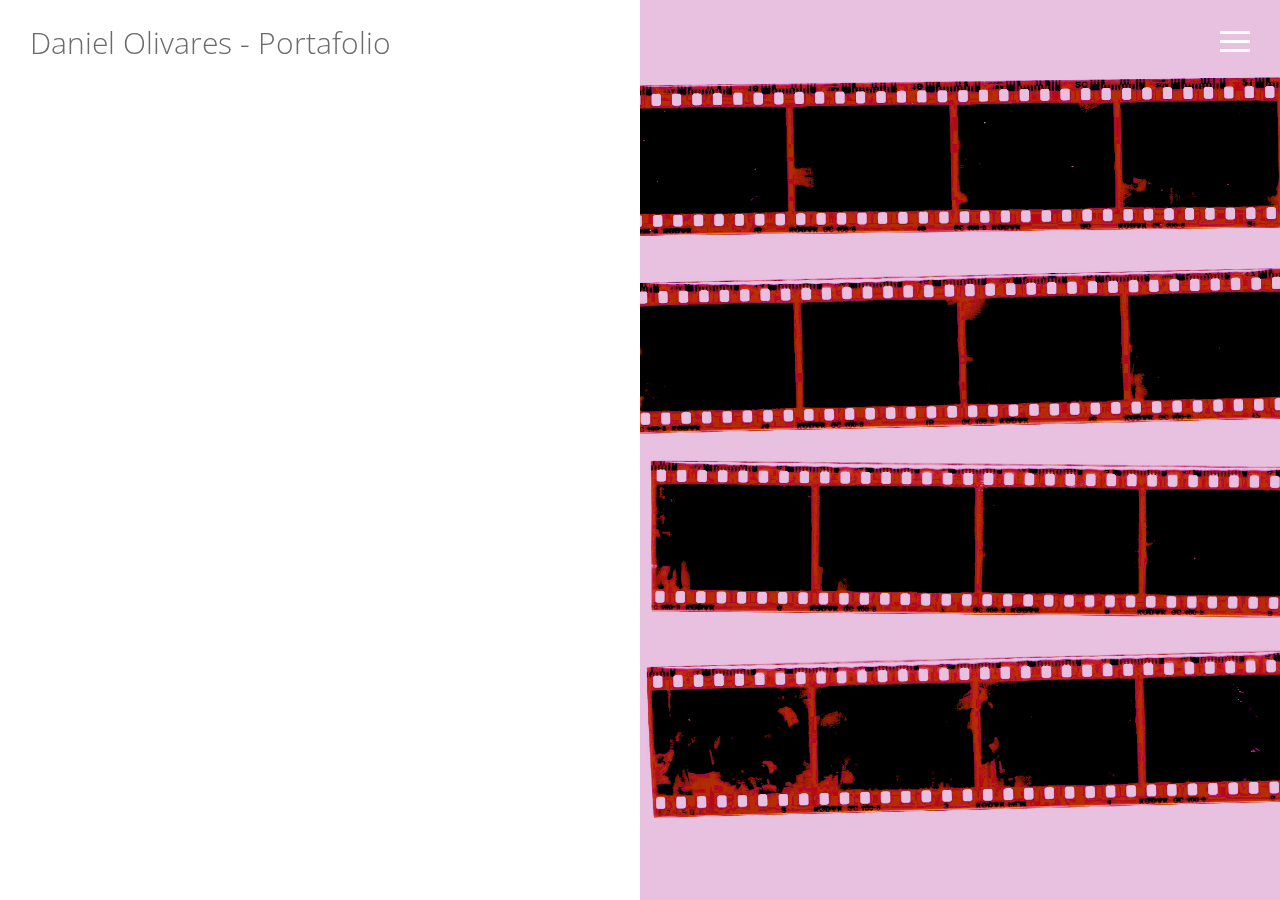
<file: index.html>
<!DOCTYPE html>
<html lang="en">
   <head>
      <meta charset="utf-8">
      <meta http-equiv="X-UA-Compatible" content="IE=edge">
      <meta name="viewport" content="width=device-width, initial-scale=1">
      <meta name="description" content="">
      <meta name="author" content="">
      <title>Inicio</title>
      <!-- Css -->
      <link href="css/bootstrap.css" rel="stylesheet">
      <link href="css/style.css" rel="stylesheet">
   </head>
   <body>
      <nav class="navbar navbar-default navbar-fixed-top">
         <div class="col-md-12">
            <div class="nav">
               <button class="btn-nav">
               <span class="icon-bar inverted top"></span>
               <span class="icon-bar inverted middle"></span>
               <span class="icon-bar inverted bottom"></span>
               </button>
            </div>
            <a class="navbar-brand" href="index.html">
            <h2 class="titulo1">  Daniel  Olivares - Portafolio </h2>
            </a>
            <div class="nav-content hideNav hidden">
               <ul class="nav-list vcenter">
                  <li class="nav-item"><a class="item-anchor" href="index.html">Inicio</a></li>
                  <li class="nav-item"><a class="item-anchor" href="about.html">Bio</a></li>
                  <li class="nav-item"><a class="item-anchor" href="portfolio.html">Portafolio</a></li>
                  <li class="nav-item"><a class="item-anchor" href="contact.html">Contacto</a></li>
               </ul>
            </div>
         </div>
      </nav>
      <!-- Header -->
      <div class="span12">
         <div class="col-md-6 no-gutter text-center fill">
            <h3 class="vcenter"> </h3>
         </div>
         <div class="col-md-6 no-gutter text-center">
            <div id="header" data-speed="2" data-type="background">
               <div id="headslide" class="carousel slide" data-ride="carousel">
                  <div class="carousel-inner" role="listbox">
                     <div class="item active">
                        <img src="img/4.jpg" alt="Slide">
                     </div>
                     <div class="item">
                        <img src="img/3.png" alt="Slide">
                     </div>
                     <div class="item">
                        <img src="img/1.png" alt="Slide">
                     </div>
                     <div class="item">
                        <img src="img/2.JPG" alt="Slide">
                     </div>
                  </div>
               </div>
            </div>
         </div>
      </div>
      <div style="clear:both;"></div>
      <!-- script -->
      <script src="js/jquery.js"></script>
      <script src="js/bootstrap.min.js"></script>
      <script src="js/menu-color.js"></script>
      <script src="js/modernizr.js"></script>
      <script src="js/script.js"></script>
   </body>
</html>
</file>
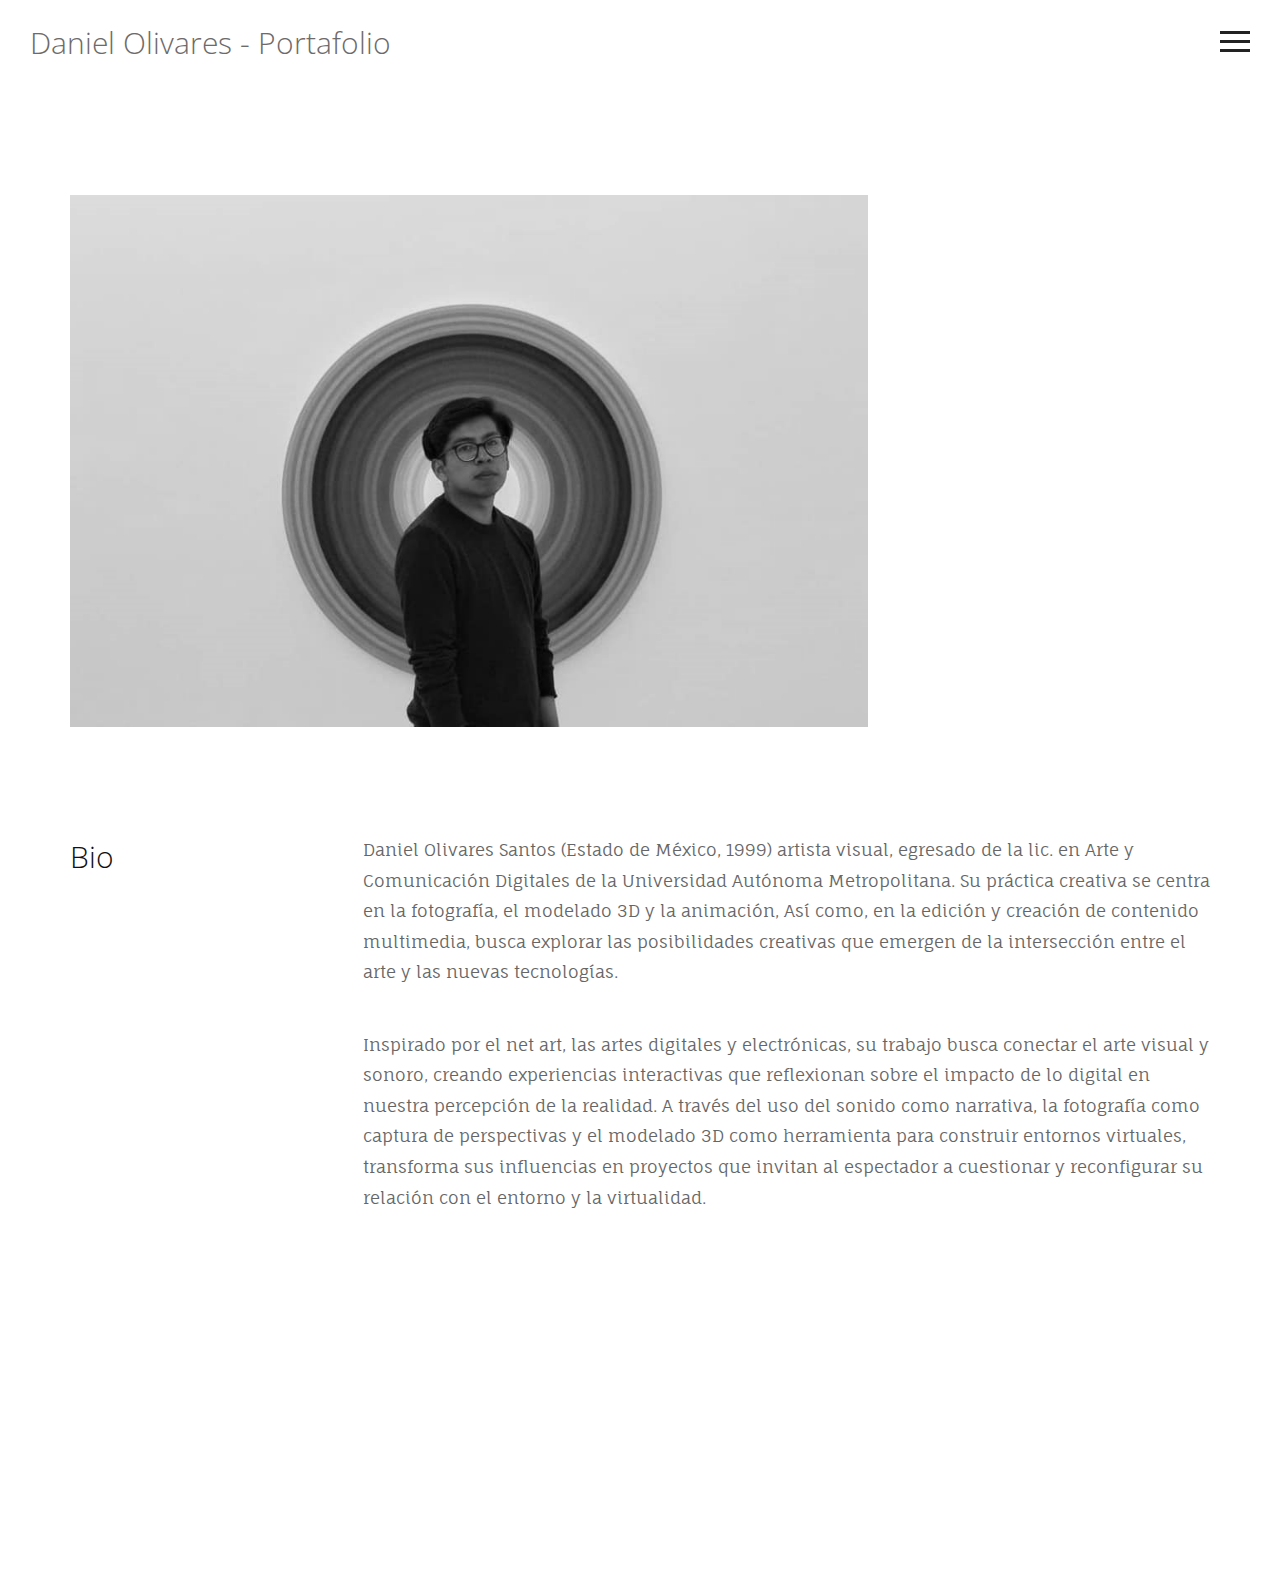
<file: about.html>
<!DOCTYPE html>
<html lang="en">
   <head>
      <meta charset="utf-8">
      <meta http-equiv="X-UA-Compatible" content="IE=edge">
      <meta name="viewport" content="width=device-width, initial-scale=1">
      <meta name="description" content="">
      <meta name="author" content="">
      <title>Bio</title>
      <!-- Css -->
      <link href="css/bootstrap.css" rel="stylesheet">
      <link href="css/style.css" rel="stylesheet">
   </head>
   <body>
      <nav class="navbar navbar-default color-fill navbar-fixed-top">
         <div class="col-md-12">
            <div class="nav">
               <button class="btn-nav">
               <span class="icon-bar top"></span>
               <span class="icon-bar middle"></span>
               <span class="icon-bar bottom"></span>
               </button>
            </div>
            <a class="navbar-brand" href="index.html">
               <h2 class="titulo1"> Daniel  Olivares - Portafolio </h2>
            </a>
            <div class="nav-content hideNav hidden">
               <ul class="nav-list vcenter">
                  <li class="nav-item"><a class="item-anchor" href="index.html">Inicio</a></li>
                  <li class="nav-item"><a class="item-anchor" href="about.html">Bio</a></li>
                  <li class="nav-item"><a class="item-anchor" href="portfolio.html">Portafolio</a></li>
                  <li class="nav-item"><a class="item-anchor" href="contact.html">Contacto</a></li>
               </ul>
            </div>
         </div>
      </nav>
      <section id="about">
         <div class="container">
            <div class="row">
               <div class="col-md-12">
                  <h1>
                  </h1>
                  
                  <img class="img2" src="img/6.jpg" alt="me">
               </div>
            </div>
            <br>
            <div class="row margin-top-45">
               <div class="col-md-3">
                  <h2>Bio</h2>
               </div>
               <div class="col-md-9">
                  <p>
                     Daniel Olivares Santos (Estado de México, 1999) artista visual, egresado de la lic. en Arte y Comunicación Digitales de la Universidad Autónoma Metropolitana. Su práctica creativa se centra en la fotografía, el modelado 3D y la animación, Así como, en la edición y creación de contenido multimedia, busca explorar las posibilidades creativas que emergen de la intersección entre el arte y las nuevas tecnologías.
                  </p>
                  <br>
                  <p>  
                     Inspirado por el net art, las artes digitales y electrónicas, su trabajo busca conectar el arte visual y sonoro, creando experiencias interactivas que reflexionan sobre el impacto de lo digital en nuestra percepción de la realidad. A través del uso del sonido como narrativa, la fotografía como captura de perspectivas y el modelado 3D como herramienta para construir entornos virtuales, transforma sus influencias en proyectos que invitan al espectador a cuestionar y reconfigurar su relación con el entorno y la virtualidad.
                                    </p>
               </div>
            </div>
            <div class="row margin-top-45">
               <div class="col-md-3">
                  <h2></h2>
               </div>
               <div class="col-md-9">
                  <p>
                     
                  </p>
               </div>
            </div>
            <div class="row margin-top-45">
               <div class="col-md-3">
                  <h2></h2>
               </div>
               <div class="col-md-9">
                  <div class="row">
                     <div class="col-md-4">
                        <ul class="list-unstyled">

                        </ul>
                     </div>
                  </div>
               </div>
            </div>
         </div>
      </section>
      <!-- script -->
      <script src="js/jquery.js"></script>
      <script src="js/bootstrap.min.js"></script>
      <script src="js/modernizr.js"></script>
      <script src="js/script.js"></script>
   </body>
</html>
</file>
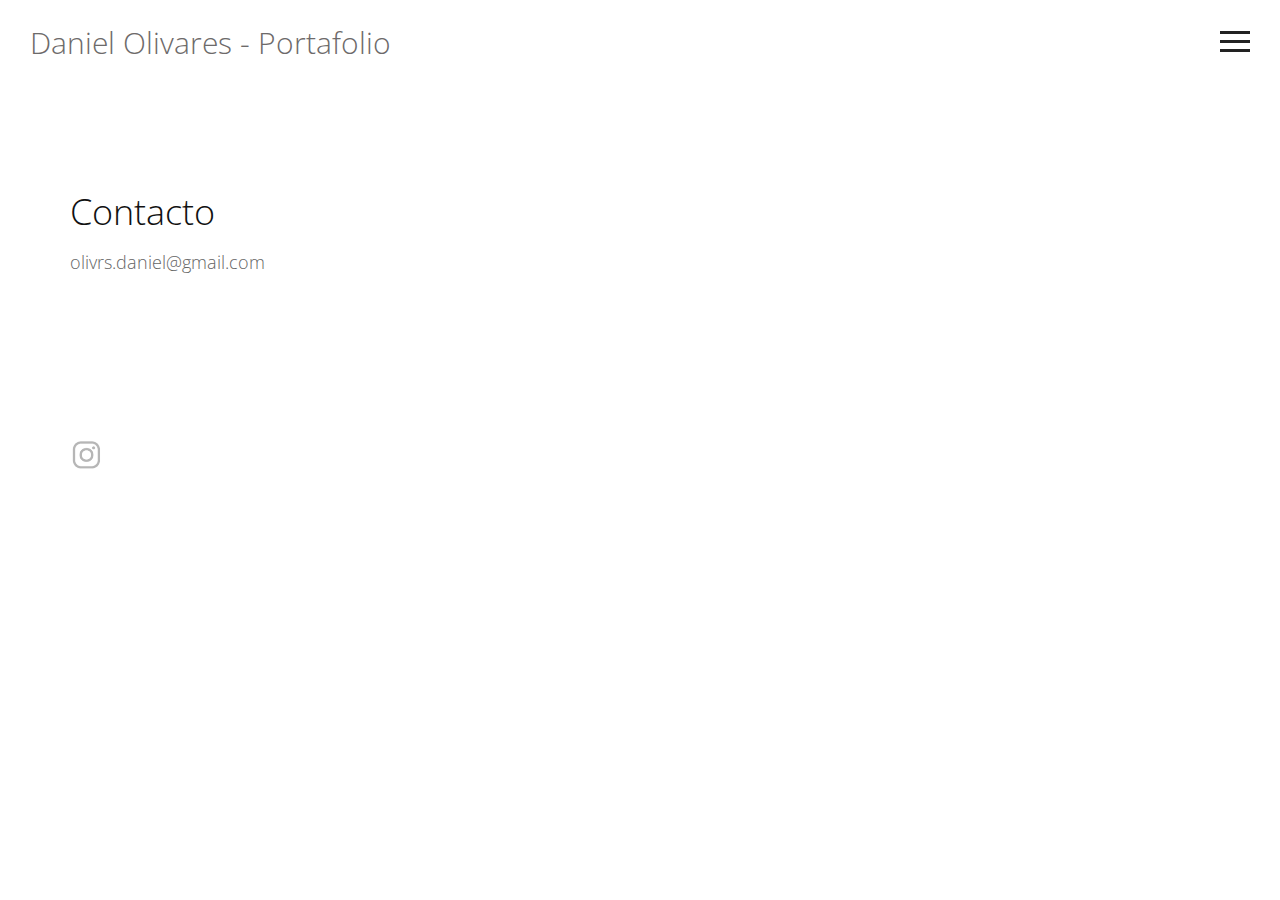
<file: contact.html>
<!DOCTYPE html>
<html lang="en">
   <head>
      <meta charset="utf-8">
      <meta http-equiv="X-UA-Compatible" content="IE=edge">
      <meta name="viewport" content="width=device-width, initial-scale=1">
      <meta name="description" content="">
      <meta name="author" content="">
      <title>Contacto</title>
      <!-- Css -->
      <link href="css/bootstrap.css" rel="stylesheet">
      <link href="css/style.css" rel="stylesheet">
   </head>
   <body>
      <nav class="navbar navbar-default color-fill navbar-fixed-top">
         <div class="col-md-12">
            <div class="nav">
               <button class="btn-nav">
               <span class="icon-bar top"></span>
               <span class="icon-bar middle"></span>
               <span class="icon-bar bottom"></span>
               </button>
            </div>
            <a class="navbar-brand" href="index.html">
               <h2 class="titulo1"> Daniel  Olivares - Portafolio </h2>
            </a>
            <div class="nav-content hideNav hidden">
               <ul class="nav-list vcenter">
                  <li class="nav-item"><a class="item-anchor" href="index.html">Inicio</a></li>
                  <li class="nav-item"><a class="item-anchor" href="about.html">Bio</a></li>
                  <li class="nav-item"><a class="item-anchor" href="portfolio.html">Portafolio</a></li>
                  <li class="nav-item"><a class="item-anchor" href="contact.html">Contacto</a></li>
               </ul>
            </div>
         </div>
      </nav>
      <section>
         <div class="container">
            <div class="row">
               <div class="col-md-12">
                  <h1>
                     Contacto
                  </h1>
                  <h4><a href="mailto:olivrs.daniel@gmail.com">olivrs.daniel@gmail.com</a></h4>
               </div>
            </div>
            <div class="row margin-top-45">
               <div class="col-md-12">
                  <a href="https://instagram.com/sants.dan/" >
                  <img class="img-responsive margin-top-45" src="img/instagram.png" alt="instagram" >
               </a>
               </div>
            </div>
         </div>
         </div>
      </section>
      <!-- script -->
      <script src="js/jquery.js"></script>
      <script src="js/bootstrap.min.js"></script>
      <script src="js/modernizr.js"></script>
      <script src="js/script.js"></script>
   </body>
</html>
</file>
<file: css/style.css>
@import url(https://fonts.googleapis.com/css?family=Open+Sans:400,300);
@import 'https://fonts.googleapis.com/css?family=Fauna+One';

/*---------- Global Style ----------*/

body {
    color: #222;
    font-family: 'Fauna One', serif;
    font-size: 17px;
    line-height: 1.8!important;
}
html {
    overflow-x: hidden;
}
h1,
h2,
h3,
h4,
h5,
h6 {
    font-family: 'Open Sans', sans-serif;
    font-weight: 200;
    color: #111;
    line-height: 1.5em;
    margin-top: 0;
}
p {
    font-family: 'Fauna One', serif;
    font-weight: 300;
    margin-top: 1px;
}
p,
ul,
li {
    color: #666;
}
section {
    padding-top: 185px;
    padding-bottom: 185px;
}
.no-gutter {
    padding-right: 0;
    padding-left: 0;
}
a,
a:link {
    color: #666;
}
a:hover,
a:focus,
a:visited {
    color: #666;
    text-decoration: none;
}
.vcenter {
    position: relative;
    top: 50%;
    transform: translateY(-50%);
    -webkit-transform: translateY(-50%);
    -ms-transform: translateY(-50%);
}
.fill {
    height: 100vh;
}
.margin-top-05 {
    margin-top: 0.5em;
}
.margin-top-10 {
    margin-top: 1.0em;
}
.margin-top-15 {
    margin-top: 1.5em;
}
.margin-top-20 {
    margin-top: 2.0em;
}
.margin-top-25 {
    margin-top: 2.5em;
}
.margin-top-30 {
    margin-top: 3.0em;
}
.margin-top-35 {
    margin-top: 3.5em;
}
.margin-top-40 {
    margin-top: 4.0em;
}
.margin-top-45 {
    margin-top: 4.5em;
}

/*---------- Navbar ----------*/

.nav {
    position: relative;
    width: auto;
    display: inline-block;
    border: none;
    float: right;
    z-index: 99999;
}
.navbar-fixed-top {
    padding-top: 10px;
}
.navbar-brand {
    padding-top: 10px;

 
 
}
.navbar-brand > img {
    max-width: 127px;
    z-index: 9999;
}
@media (max-width: 768px) {
    .navbar-brand {
        padding-left: 0px;
    }
}
.navbar-default {
    background-color: transparent;
    border-color: transparent;
}
.navbar-default.color-fill {
    background-color: #fff;
    border-color: transparent;
}
.btn-nav {
    background: transparent;
    border: none;
    padding: 15px;
    -webkit-transition: all .5s ease;
    -moz-transition: all .5s ease;
    -ms-transition: all .5s ease;
    -o-transition: all .5s ease;
    transition: all .5s ease;
    cursor: pointer;
    z-index: 99999;
}
@media (max-width: 768px) {
    .btn-nav {
        padding: 15px 0;
    }
}
.btn-nav:focus {
    outline: 0;
}
.icon-bar {
    display: block;
    margin: 6px 0;
    width: 30px;
    height: 3px;
    background-color: #222;
}
.icon-bar.inverted {
    background-color: #fff;
}
@media (max-width: 992px) {
    .icon-bar.inverted {
        background-color: #222;
    }
}
.opaque {
    background-color: #fff!important;
}
.btn-nav:hover .icon-bar {
    -webkit-transition: all 1s ease;
    -moz-transition: all 1s ease;
    -ms-transition: all 1s ease;
    -o-transition: all 1s ease;
    transition: all 1s ease;
    background-color: #555;
}
.nav-content {
    position: fixed;
    top: -100%;
    bottom: 0;
    left: 0;
    right: 0;
    background-color: rgba(255, 255, 255, 1);
    display: block;
    height: 100%;
    z-index: 9;
}
.nav-list {
    list-style: none;
    padding: 0;
    position: relative;
}
.item-anchor {
    color: #fff;
    font-size: 30px;
    font-weight: 100;
    position: relative;
    text-decoration: none;
    padding: 10px;
}
.item-anchor:hover,
.item-anchor:focus {
    color: #ffffff;
    -webkit-transition: all 1s ease;
    -moz-transition: all 1s ease;
    -ms-transition: all 1s ease;
    -o-transition: all 1s ease;
    transition: all 1s ease;
}
.item-anchor:hover:after,
.item-anchor:focus:after {
    width: 100%;
    background: #f7f7f7;
    -webkit-transition: all 1s ease;
    -moz-transition: all 1s ease;
    -ms-transition: all 1s ease;
    -o-transition: all 1s ease;
    transition: all 1s ease;
}
.nav-item {
    font-family: 'Open Sans', sans-serif;
    margin: 10px auto;
    text-align: center;
    color: #222;
}
.nav-item a:link,
.nav-item a:hover,
.nav-item a:focus {
    color: #222;
}
.nav-item a:hover,
.nav-item a:focus {
    border-bottom: 2px solid #222;
}
.animated {
    display: block;
    margin: 0 auto;
}
.animated:hover .icon-bar,
.animated:focus .icon-bar {
    background-color: #fff;
}
.animated:focus {
    cursor: pointer;
    z-index: 9999;
}
.middle {
    margin: 0 auto;
}
.icon-bar {
    -webkit-transition: all .7s ease;
    -moz-transition: all .7s ease;
    -ms-transition: all .7s ease;
    -o-transition: all .7s ease;
    transition: all .7s ease;
    z-index: 999999;
}
.animated .icon-bar {
    z-index: 999999;
    background-color: #222!important;
}
.animated .top {
    -webkit-transform: translateY(7px) rotateZ(45deg);
    -moz-transform: translateY(7px) rotateZ(45deg);
    -ms-transform: translateY(7px) rotateZ(45deg);
    -o-transform: translateY(7px) rotateZ(45deg);
    transform: translateY(7px) rotateZ(45deg);
}
.animated .bottom {
    -webkit-transform: translateY(-11px) rotateZ(-45deg);
    -moz-transform: translateY(-11px) rotateZ(-45deg);
    -ms-transform: translateY(-11px) rotateZ(-45deg);
    -o-transform: translateY(-11px) rotateZ(-45deg);
    transform: translateY(-11px) rotateZ(-45deg);
}
.animated .middle {
    width: 0;
}
@keyframes showNav {
    from {
        top: -100%;
    }
    to {
        top: 0;
    }
}
@-webkit-keyframes showNav {
    from {
        top: -100%;
    }
    to {
        top: 0;
    }
}
@-moz-keyframes showNav {
    from {
        top: -100%;
    }
    to {
        top: 0;
    }
}
@-o-keyframes showNav {
    from {
        top: -100%;
    }
    to {
        top: 0;
    }
}
.showNav {
    -webkit-animation: showNav 1s ease forwards;
    -moz-animation: showNav 1s ease forwards;
    -o-animation: showNav 1s ease forwards;
    animation: showNav 1s ease forwards;
}
@keyframes hideNav {
    from {
        top: 0;
    }
    to {
        top: -100%;
    }
}
@-webkit-keyframes hideNav {
    from {
        top: 0;
    }
    to {
        top: -100%;
    }
}
@-moz-keyframes hideNav {
    from {
        top: 0;
    }
    to {
        top: -100%;
    }
}
@-o-keyframes hideNav {
    from {
        top: 0;
    }
    to {
        top: -100%;
    }
}
.hideNav {
    -webkit-animation: hideNav 1s ease forwards;
    -moz-animation: hideNav 1s ease forwards;
    -o-animation: hideNav 1s ease forwards;
    animation: hideNav 1s ease forwards;
}
.hidden {
    display: none;
}

/*---------- Menu Icon Animation ----------*/

.navbar-toggle * {
    -ms-transition: all 0.4s ease;
    -webkit-transition: all 0.4s ease;
    -moz-transition: all 0.4s ease;
    -o-transition: all 0.4s ease;
    transition: all 0.4s ease;
}
.navbar-toggle {
    border: medium none;
    border-radius: 0;
    color: #fff;
    cursor: pointer;
    height: 50px;
    padding: 16px;
    width: 50px;
    float: right;
    margin-top: 0px;
    margin-bottom: 0px;
}
.navbar-default .navbar-toggle:hover,
.navbar-default .navbar-toggle:focus {
    background-color: #fff;
}
.navbar-default .navbar-toggle,
.navbar-default .navbar-collapse,
.navbar-default .navbar-form {
    border-color: #fff;
}
.navbar-toggle span {
    width: 25px;
    height: 3px;
    margin-bottom: 5px;
    background-color: #222;
    display: block;
}
.navbar-toggle span.bar1 {
    -ms-transform: rotate(45deg);
    -webkit-transform: rotate(45deg);
    -moz-transform: rotate(45deg);
    -o-transform: rotate(45deg);
    transform: rotate(45deg);
    -ms-transform-origin: 1px 3px;
    -webkit-transform-origin: 1px 3px;
    -moz-transform-origin: 1px 3px;
    -o-transform-origin: 1px 3px;
    transform-origin: 1px 3px;
    width: 31px;
}
.navbar-toggle span.bar2 {
    -ms-transform: rotate(-360deg) scale(0);
    -webkit-transform: rotate(-360deg) scale(0);
    -moz-transform: rotate(-360deg) scale(0);
    -o-transform: rotate(-360deg) scale(0);
    transform: rotate(-360deg) scale(0);
}
.navbar-toggle span.bar3 {
    -ms-transform: rotate(-45deg);
    -webkit-transform: rotate(-45deg);
    transform: rotate(-45deg);
    -ms-transform-origin: 8px 2px;
    -webkit-transform-origin: 8px 2px;
    transform-origin: 8px 2px;
    width: 31px;
}
.navbar-toggle.collapsed span.bar1,
.navbar-toggle.collapsed span.bar2,
.navbar-toggle.collapsed span.bar3,
.navbar-toggle.collapsed span.bar4 {
    -ms-transform: none;
    -webkit-transform: none;
    transform: none;
    width: 30px;
}

/*---------- Header ----------*/

#header {
    height: 50%;
    margin: 0 auto;
    position: relative;
    color: #fff;
    text-align: center;
    background-size: cover;
}
#headslide {
    position: relative;
}
#headslide .img-responsive,
#headslide .thumbnail > img,
#headslide .thumbnail a > img,
#headslide .carousel-inner > .item > img,
#headslide .carousel-inner > .item > a > img {
    height: 100vh;
    max-width: none;
    object-fit: cover;
    width: 100%;
}
#header h1,
#header p {
    color: #fff;
}
#header h1 {
    font-size: 3.5em;
}
#header p {
    font-size: 1.5em;
}

/*---------- Portfolio ----------*/

#portfolio {
    padding-top: 185px;
}
.background-image-holder {
    background-attachment: scroll;
    background-clip: border-box;
    background-origin: padding-box;
    background-position: 50% 50% !important;
    background-repeat: repeat;
    background-size: cover !important;
    height: 100%;
    left: 0;
    top: 0;
    transition: all 0.3s ease 0s;
    width: 100%;
    z-index: 1;
}
.background-image {
    height: 100%;
    width: 100%;
    object-fit: cover;
}
.square-thumbs li {
    height: 285px;
}
.lightbox-grid li {
    padding: 8px;
    float: left;
    opacity: 1;
    transition: all 0.3s ease 0s;
}
@media (max-width: 992px) {
    .lightbox-grid li  {
        padding: 8px 0;
    }
}
.lightbox-grid,
.lightbox-grid ul,
.lightbox-grid li {
    overflow: hidden;
    position: relative;
}
.portfolio-sorting {
    padding-left: 15px;
    font-family: 'Open Sans', sans-serif;
}
.portfolio-sorting li a:hover,
.portfolio-sorting li a.active {
    border-bottom: 2px solid #222;
}
.portfolio-item {
    margin-bottom: 30px;
}
.item {
    height: 100vh;
}
.item img {
    width: 100%;
    height: 100vh!important;
    object-fit: cover;
}


.img2 {
    width: 70%;
  
    
}

.titulo1{
    font-family: 'Open Sans', sans-serif;
    font-weight: 200;
    color: #6d6a6a;
    line-height: 1.5em;
    margin-top: 0;
}
</file>
